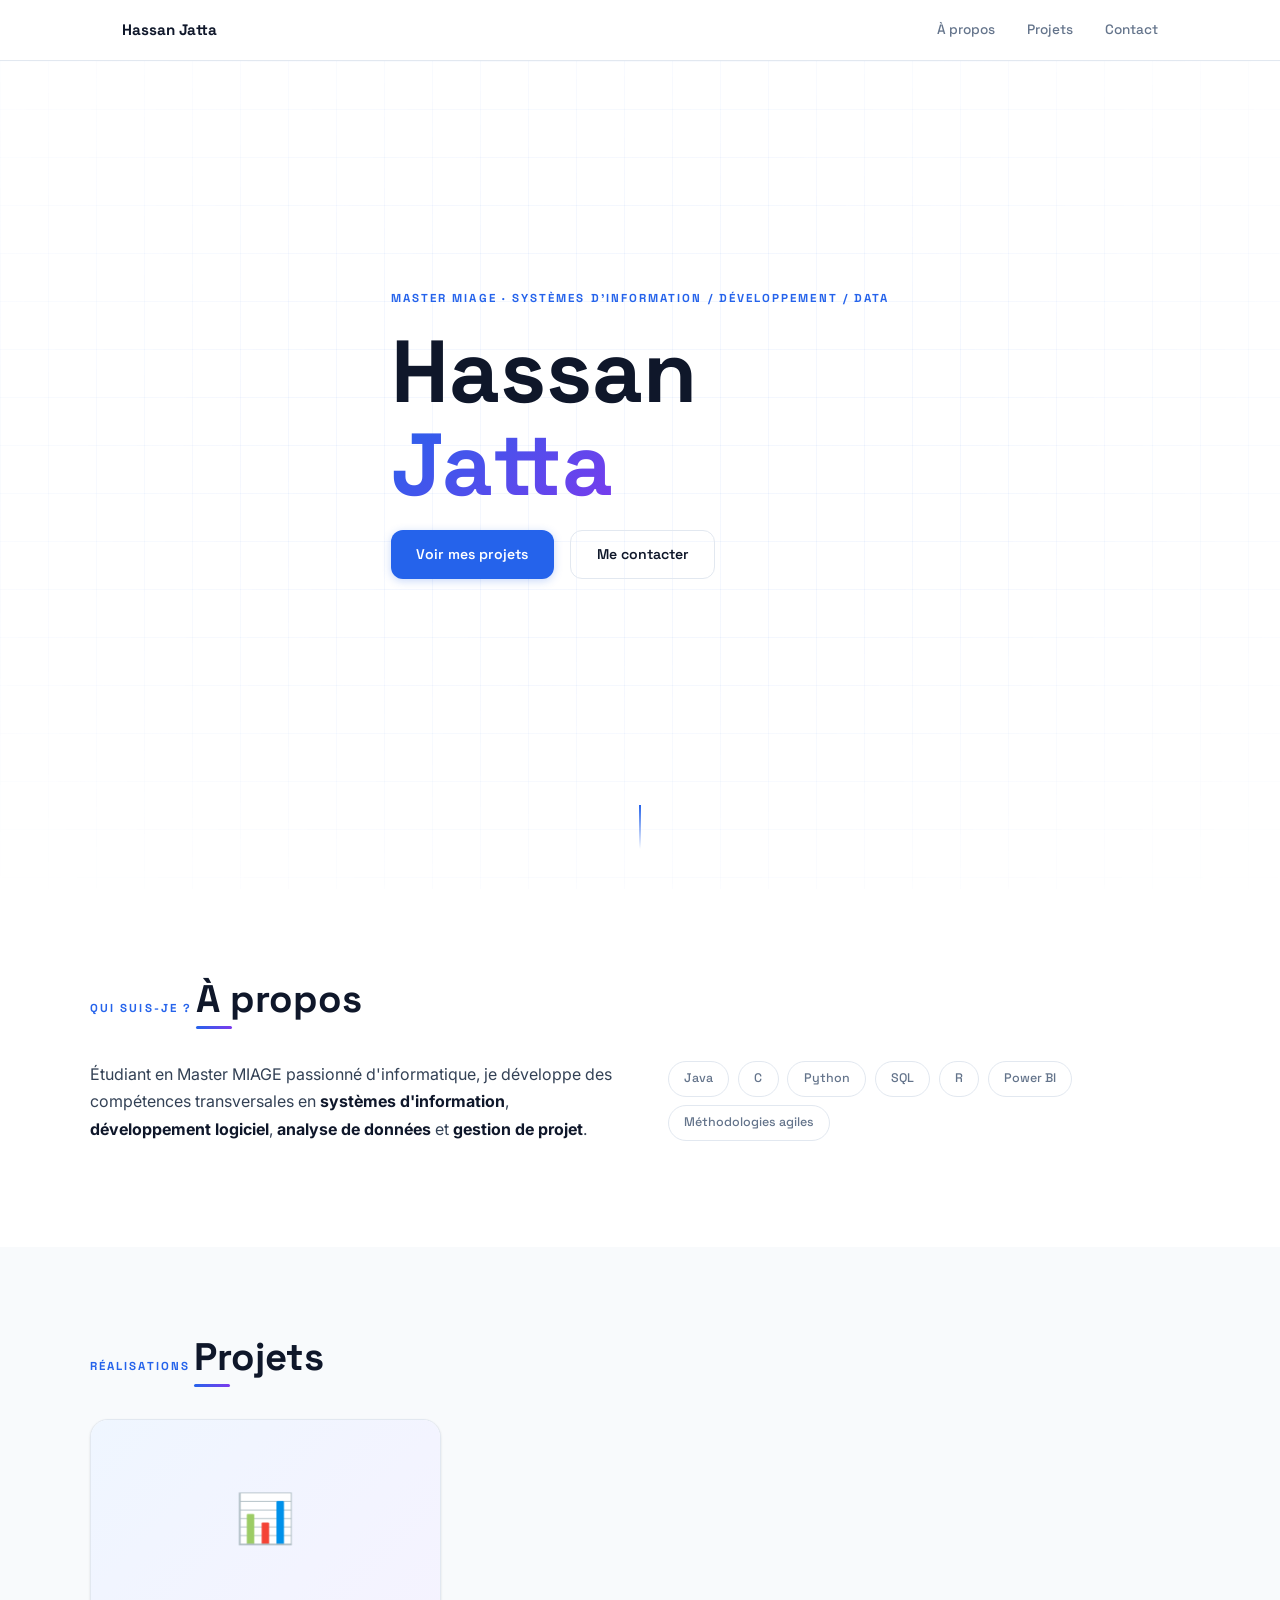
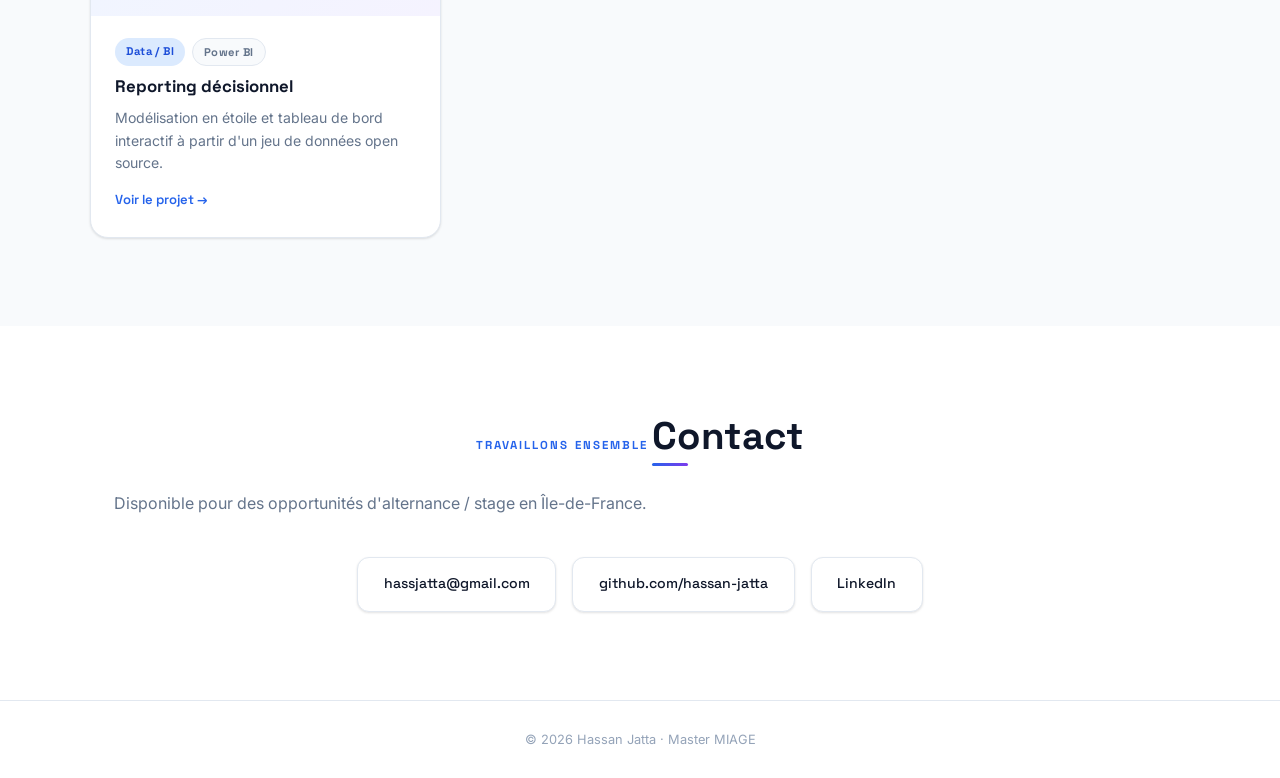
<file: index.html>
<!DOCTYPE html>
<html lang="fr">
<head>
  <meta charset="UTF-8" />
  <meta name="viewport" content="width=device-width, initial-scale=1.0" />
  <meta name="description" content="Portfolio de [Votre Prénom Nom] — Étudiant Master Informatique, spécialités Data, Dev, SI & Gestion de projet." />
  <title>Hassan Jatta — Portfolio</title>
  <link rel="preconnect" href="https://fonts.googleapis.com" />
  <link rel="preconnect" href="https://fonts.gstatic.com" crossorigin />
  <link href="https://fonts.googleapis.com/css2?family=Space+Grotesk:wght@400;500;600;700&family=Inter:wght@300;400;500&display=swap" rel="stylesheet" />
  <link rel="stylesheet" href="ressources/css/style.css" />
</head>
<body>

  <!-- ─── TOP NAV ──────────────────────────────────────────── -->
  <header class="topnav">
    <div class="container topnav__inner">
      <a href="index.html" class="topnav__logo">Hassan Jatta</a>
      <nav class="topnav__links">
        <a href="#about">À propos</a>
        <a href="#projects">Projets</a>
        <a href="#contact">Contact</a>
      </nav>
    </div>
  </header>

  <!-- ─── HERO ─────────────────────────────────────────────── -->
  <section id="hero" class="section section--hero">
    <div class="hero-bg-grid" aria-hidden="true"></div>
    <div class="container hero-content">
      <span class="eyebrow">Master MIAGE · Systèmes d'information / Développement / Data </span>
      <h1 class="hero-title">
        Hassan<br />
        <span class="accent">Jatta</span>
      </h1>
      <!--
      <p class="hero-sub">
        Étudiant
      </p>
      -->
      <div class="hero-cta">
        <a href="#projects" class="btn btn--primary">Voir mes projets</a>
        <a href="#contact" class="btn btn--ghost">Me contacter</a>
      </div>
    </div>
    <div class="scroll-hint" aria-hidden="true"><span></span></div>
  </section>

  <!-- ─── ABOUT ─────────────────────────────────────────────── -->
  <section id="about" class="section">
    <div class="container">
      <p class="section-eyebrow">Qui suis-je ?</p>
      <h2 class="section-title">À propos</h2>
      <div class="about-grid">
        <div class="about-text">
          <p>
            Étudiant en Master MIAGE passionné d'informatique, je développe des compétences transversales en
            <strong>systèmes d'information</strong>, <strong>développement logiciel</strong>,
            <strong>analyse de données</strong> et <strong>gestion de projet</strong>.
          </p>
        </div>
        <div class="skills-grid">
          <div class="skill-tag">Java</div>
          <div class="skill-tag">C</div>
          <div class="skill-tag">Python</div>
          <div class="skill-tag">SQL</div>
          <div class="skill-tag">R</div>
          <div class="skill-tag">Power BI</div>
          <div class="skill-tag">Méthodologies agiles</div>
        </div>
      </div>
    </div>
  </section>

  <!-- ─── PROJECTS GALLERY ──────────────────────────────────── -->
  <section id="projects" class="section section--light">
    <div class="container">
      <p class="section-eyebrow">Réalisations</p>
      <h2 class="section-title">Projets</h2>

      <!-- Filtres par catégorie -->
      <!-- 
      <div class="filter-bar" role="group" aria-label="Filtrer les projets">
        <button class="filter-btn active" data-filter="all">Tous</button>
        <button class="filter-btn" data-filter="data">Data</button>
        <button class="filter-btn" data-filter="dev">Développement</button>
        <button class="filter-btn" data-filter="si">Système d'info</button>
        <button class="filter-btn" data-filter="gp">Gestion de projet</button>
      </div>
      -->

      <!-- Grille de projets -->
      <div class="projects-grid">

        <!-- ── Projet 1 : Power BI ── -->
        <a href="projets/reporting-powerbi.html" class="project-card" data-category="data">
          <div class="project-card__thumb">
            <!-- Remplacer par : <img src="assets/images/thumb-powerbi.png" alt="Aperçu Power BI" /> -->
            <div class="thumb-placeholder">
              <span class="thumb-placeholder__icon">📊</span> 
            </div>
          </div>
          <div class="project-card__body">
            <div class="project-card__tags">
              <span class="tag tag--data">Data / BI</span>
              <span class="tag tag--tool">Power BI</span>
            </div>
            <h3 class="project-card__title">Reporting décisionnel</h3>
            <p class="project-card__desc">
              Modélisation en étoile et tableau de bord interactif à partir
              d'un jeu de données open source.
            </p>
            <span class="project-card__cta">Voir le projet →</span>
          </div>
        </a>

        <!-- ── Projet 2 : placeholder ── -->
        
        <!--
        <a href="projets/projet-devops.html" class="project-card project-card--wip" data-category="dev" aria-disabled="true">
          <div class="project-card__thumb">
            <div class="thumb-placeholder">
              <span class="thumb-placeholder__icon">💻</span>
            </div>
          </div>
          <div class="project-card__body">
            <div class="project-card__tags">
              <span class="tag tag--dev">DevOps</span>
              <span class="tag tag--wip">Java / SpringBoot</span>
            </div>
            <h3 class="project-card__title">CyberScale</h3>
            <p class="project-card__desc">
              Plateforme de formation à la cybersécurité.
            </p>
            <span class="project-card__cta">Voir le projet →</span>
          </div>
        </a>
        -->
        
        

      </div>
    </div>
  </section>

  <!-- ─── CONTACT ───────────────────────────────────────────── -->
  <section id="contact" class="section">
    <div class="container contact-container">
      <p class="section-eyebrow">Travaillons ensemble</p>
      <h2 class="section-title">Contact</h2>
      <p class="section-intro">
        Disponible pour des opportunités d'alternance / stage en Île-de-France.
      </p>
      <div class="contact-links">
        <a href="mailto:hassjatta@gmail.com" class="contact-card">
          <!-- <span class="contact-card__icon">✉️</span> -->
          <span>hassjatta@gmail.com</span>
        </a>
        <a href="https://github.com/Hassan-Jatta" target="_blank" rel="noopener" class="contact-card">
          <!-- <span class="contact-card__icon">🐙</span> -->
          <span>github.com/hassan-jatta</span>
        </a>
        <a href="https://www.linkedin.com/in/hassan-jatta/" target="_blank" rel="noopener" class="contact-card">
          <!-- <span class="contact-card__icon">💼</span> -->
          <span>LinkedIn</span>
        </a>
      </div>
    </div>
  </section>

  <footer class="footer">
    <p>© 2026 Hassan Jatta · Master MIAGE</p>
  </footer>

  <script src="ressources/js/main.js"></script>
</body>
</html>
</file>
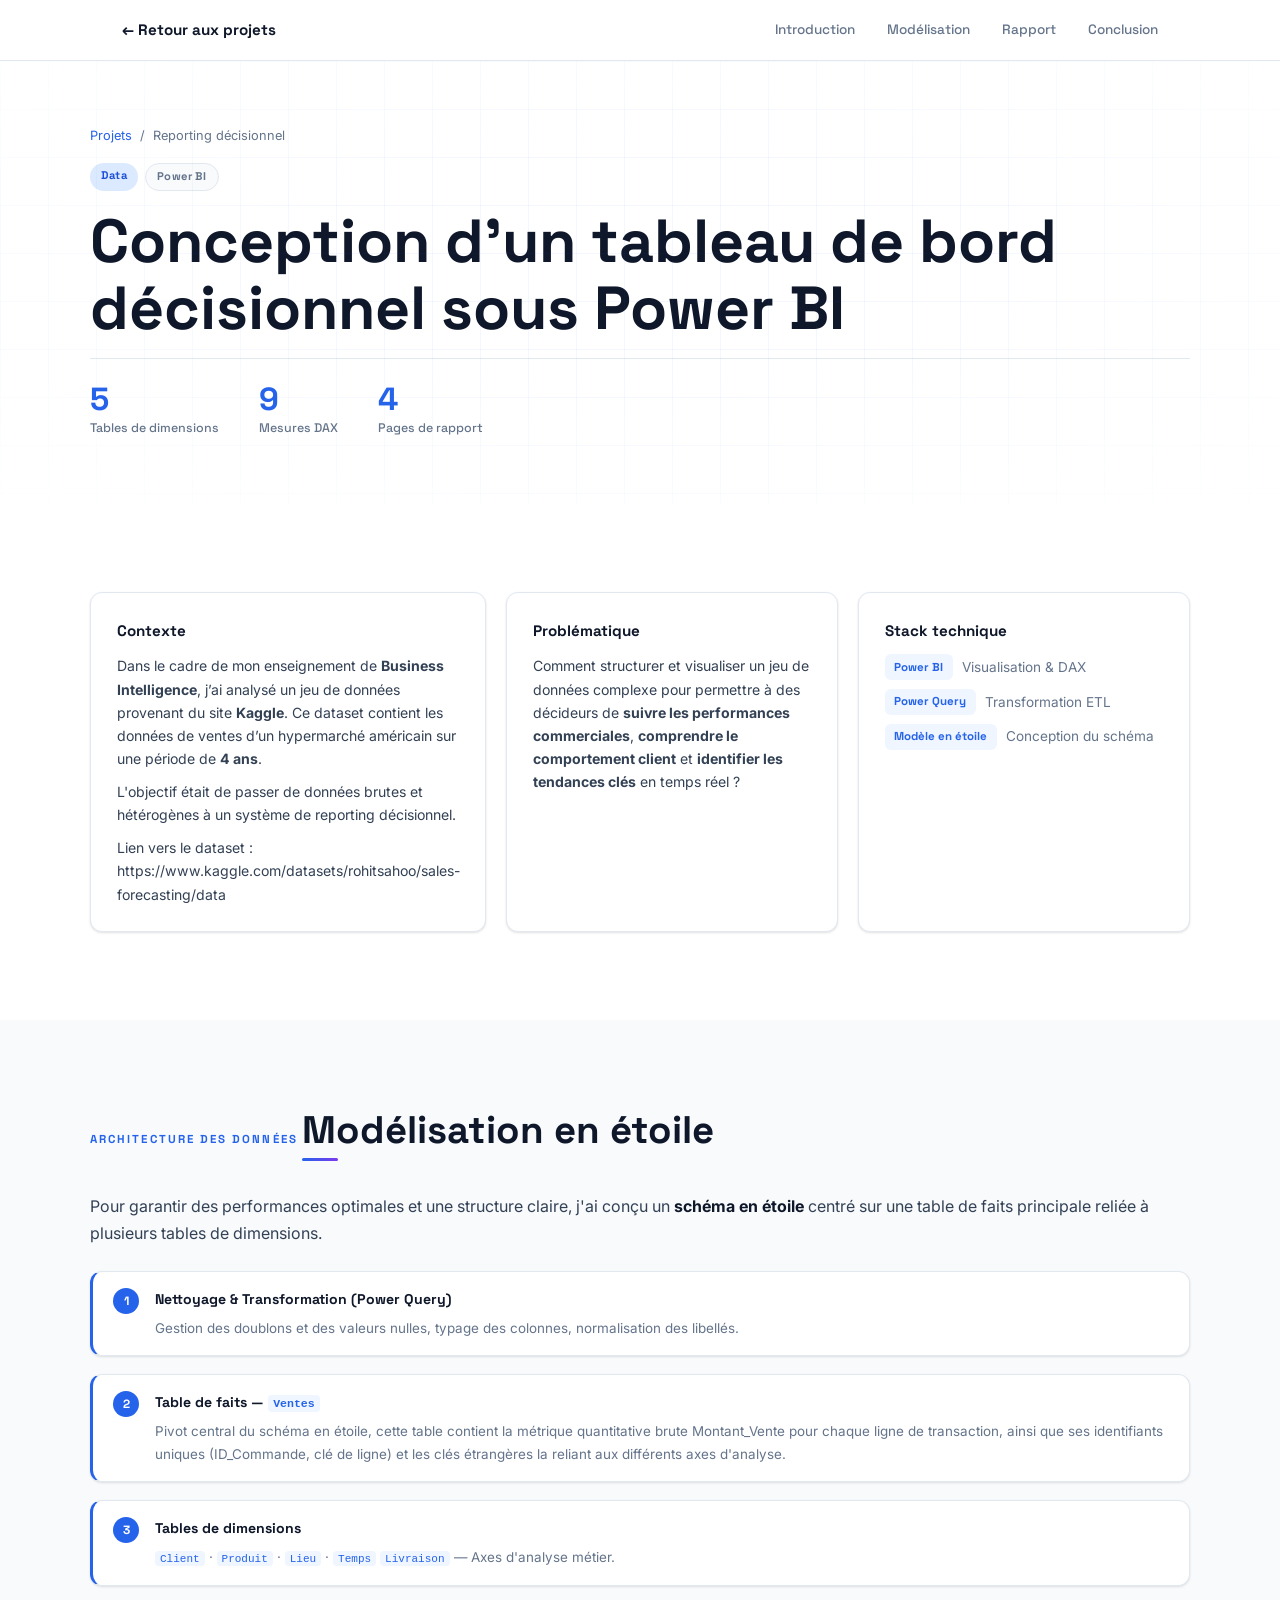
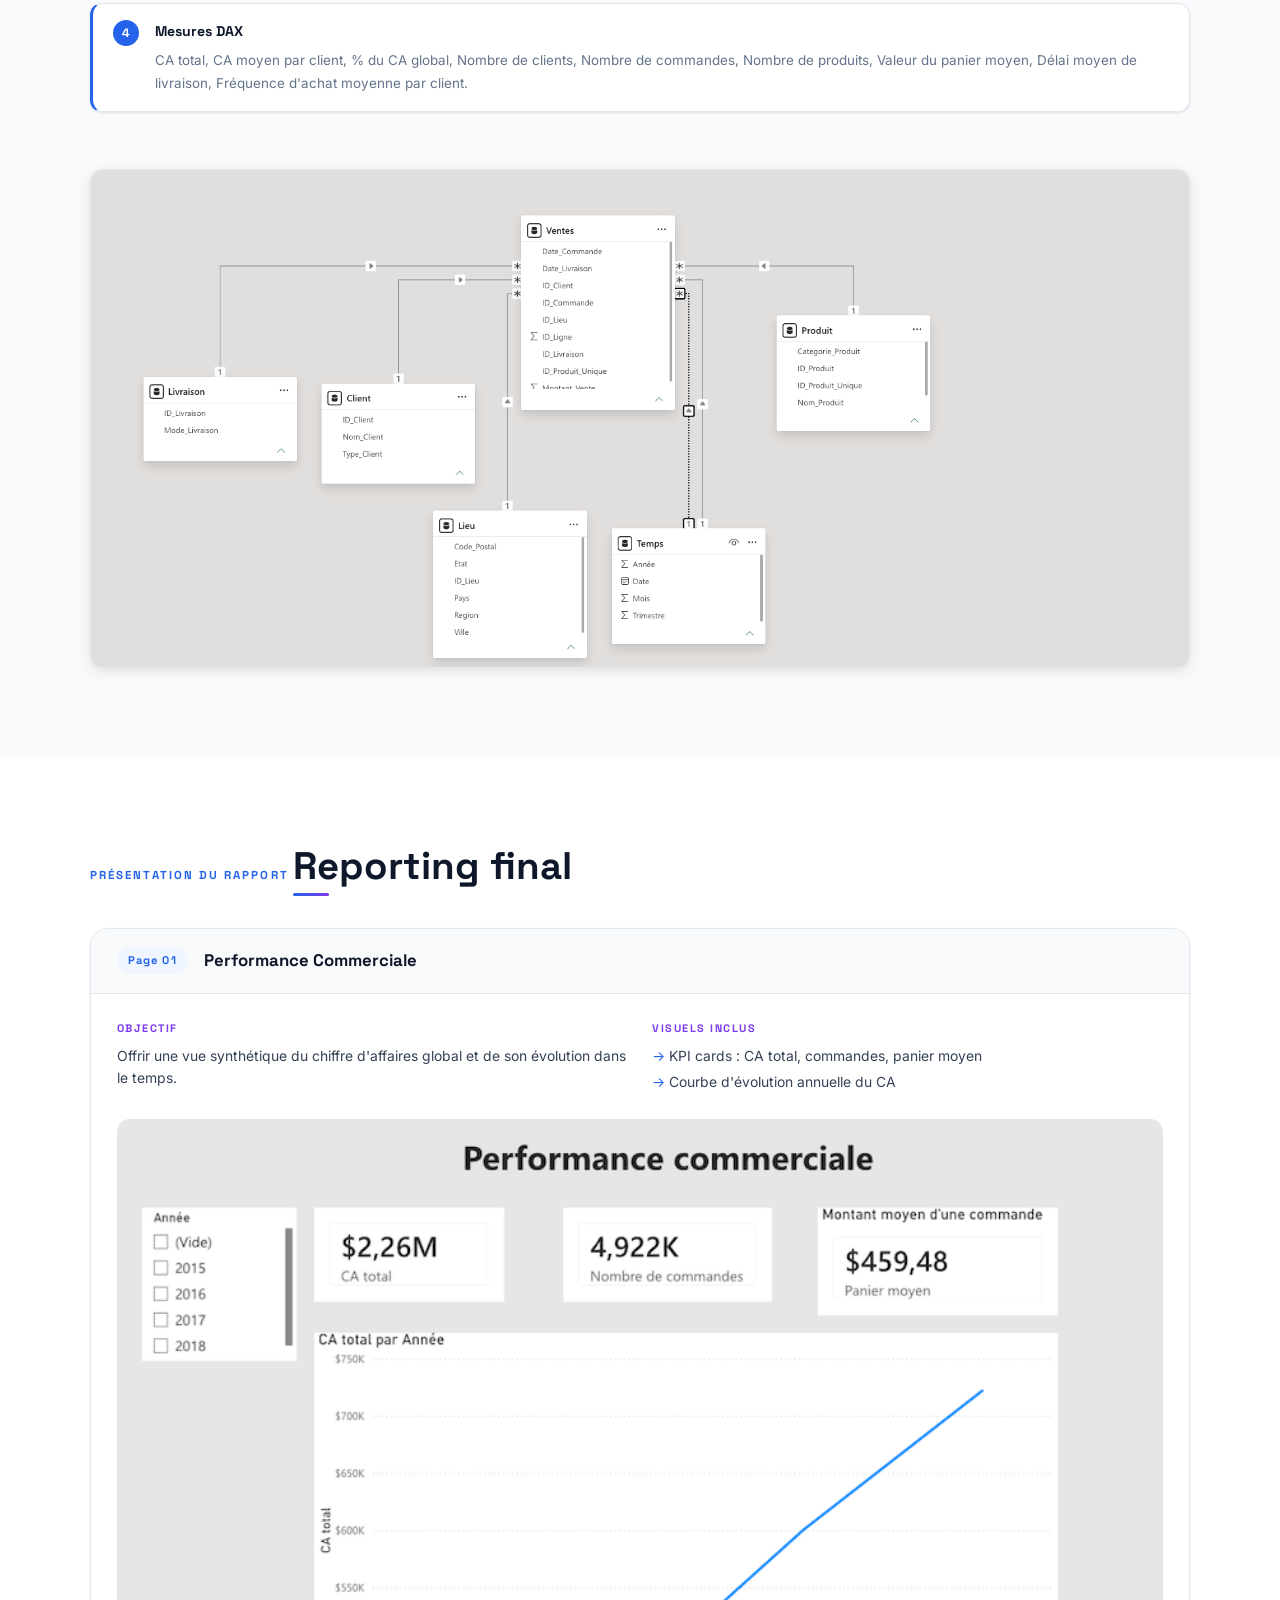
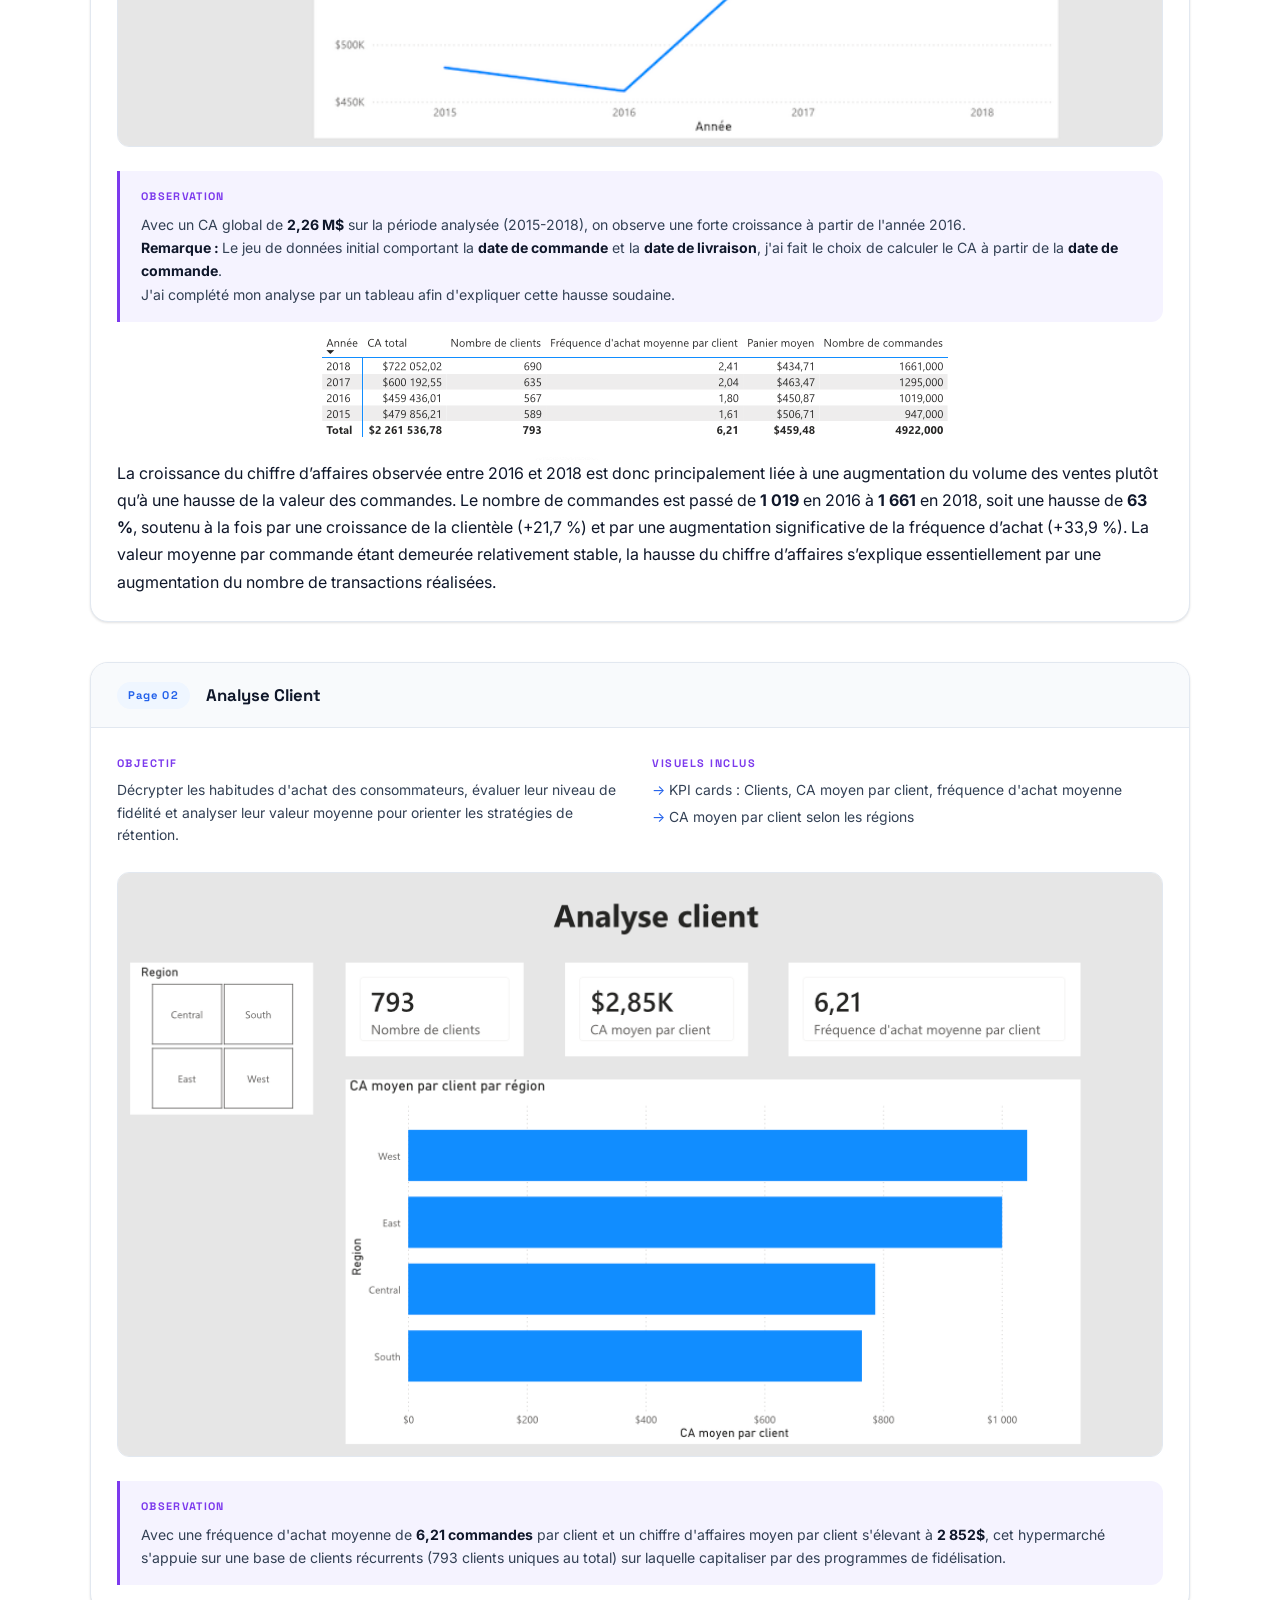
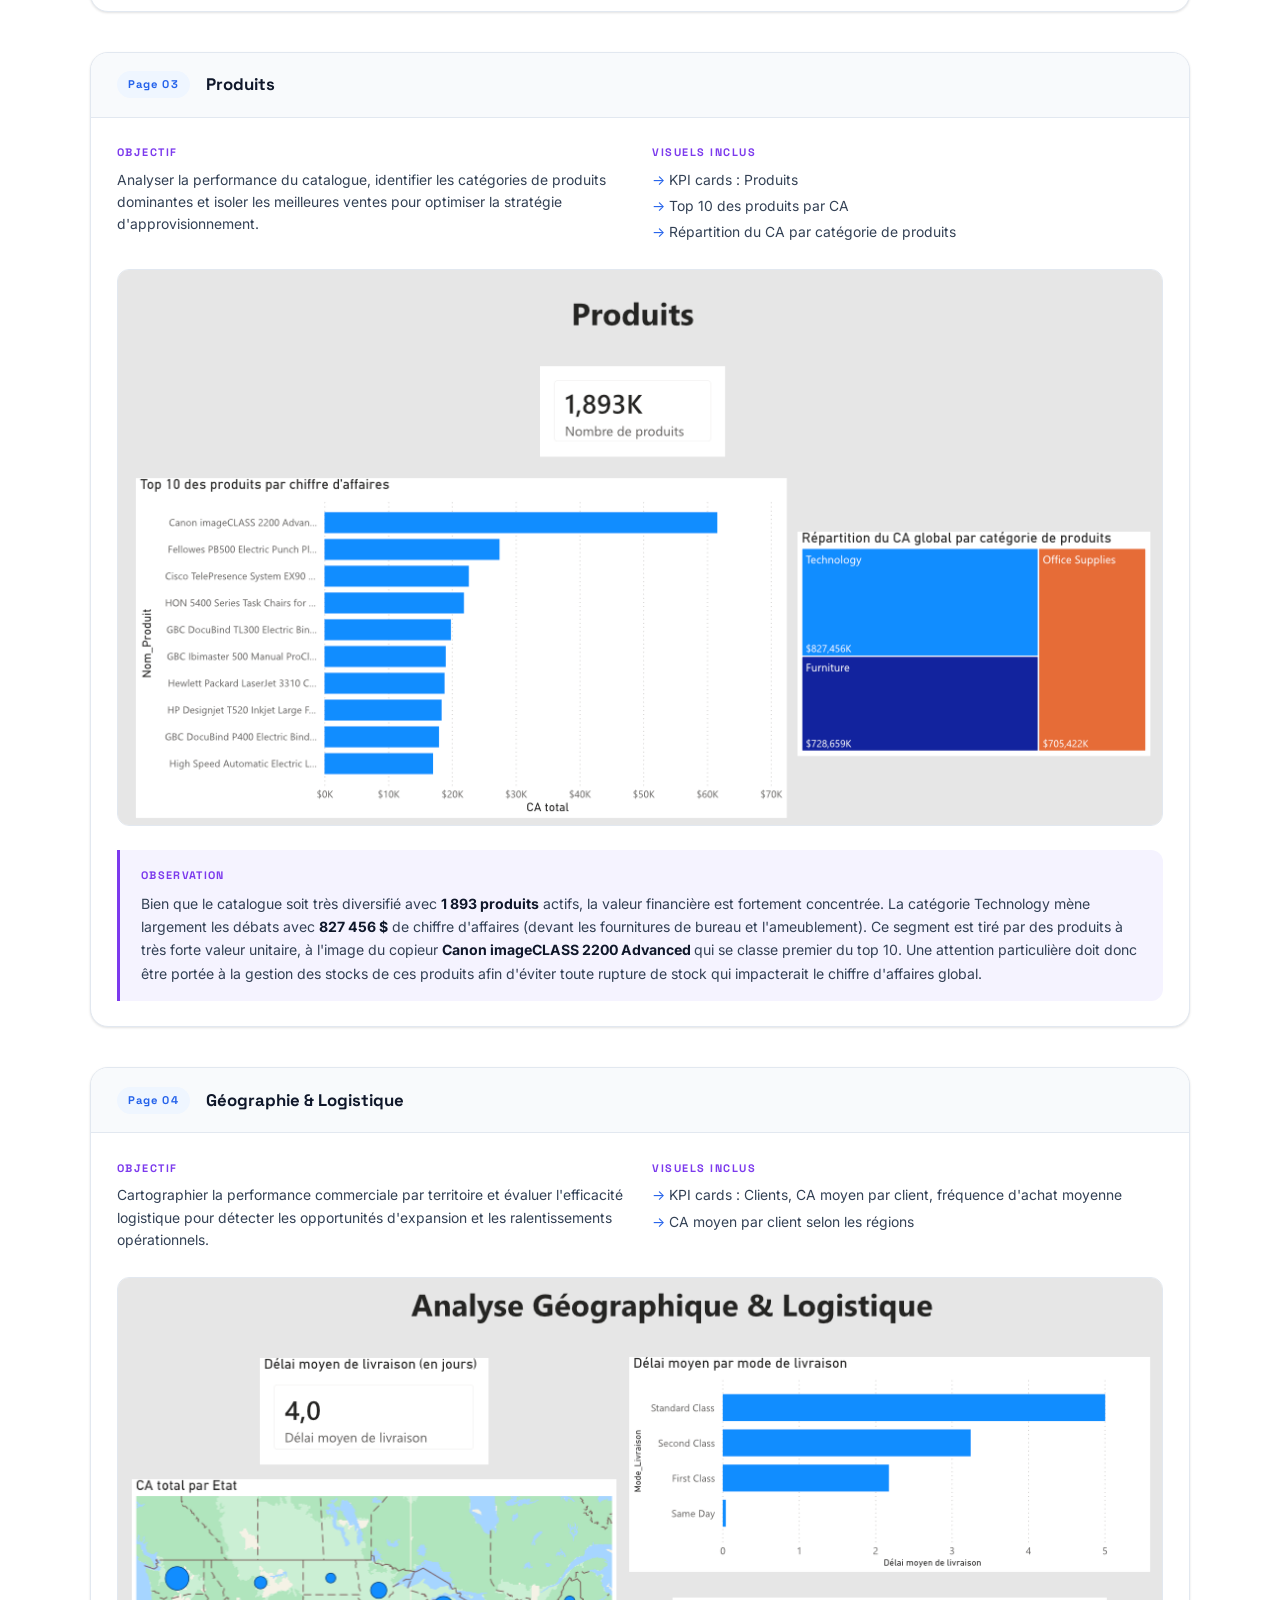
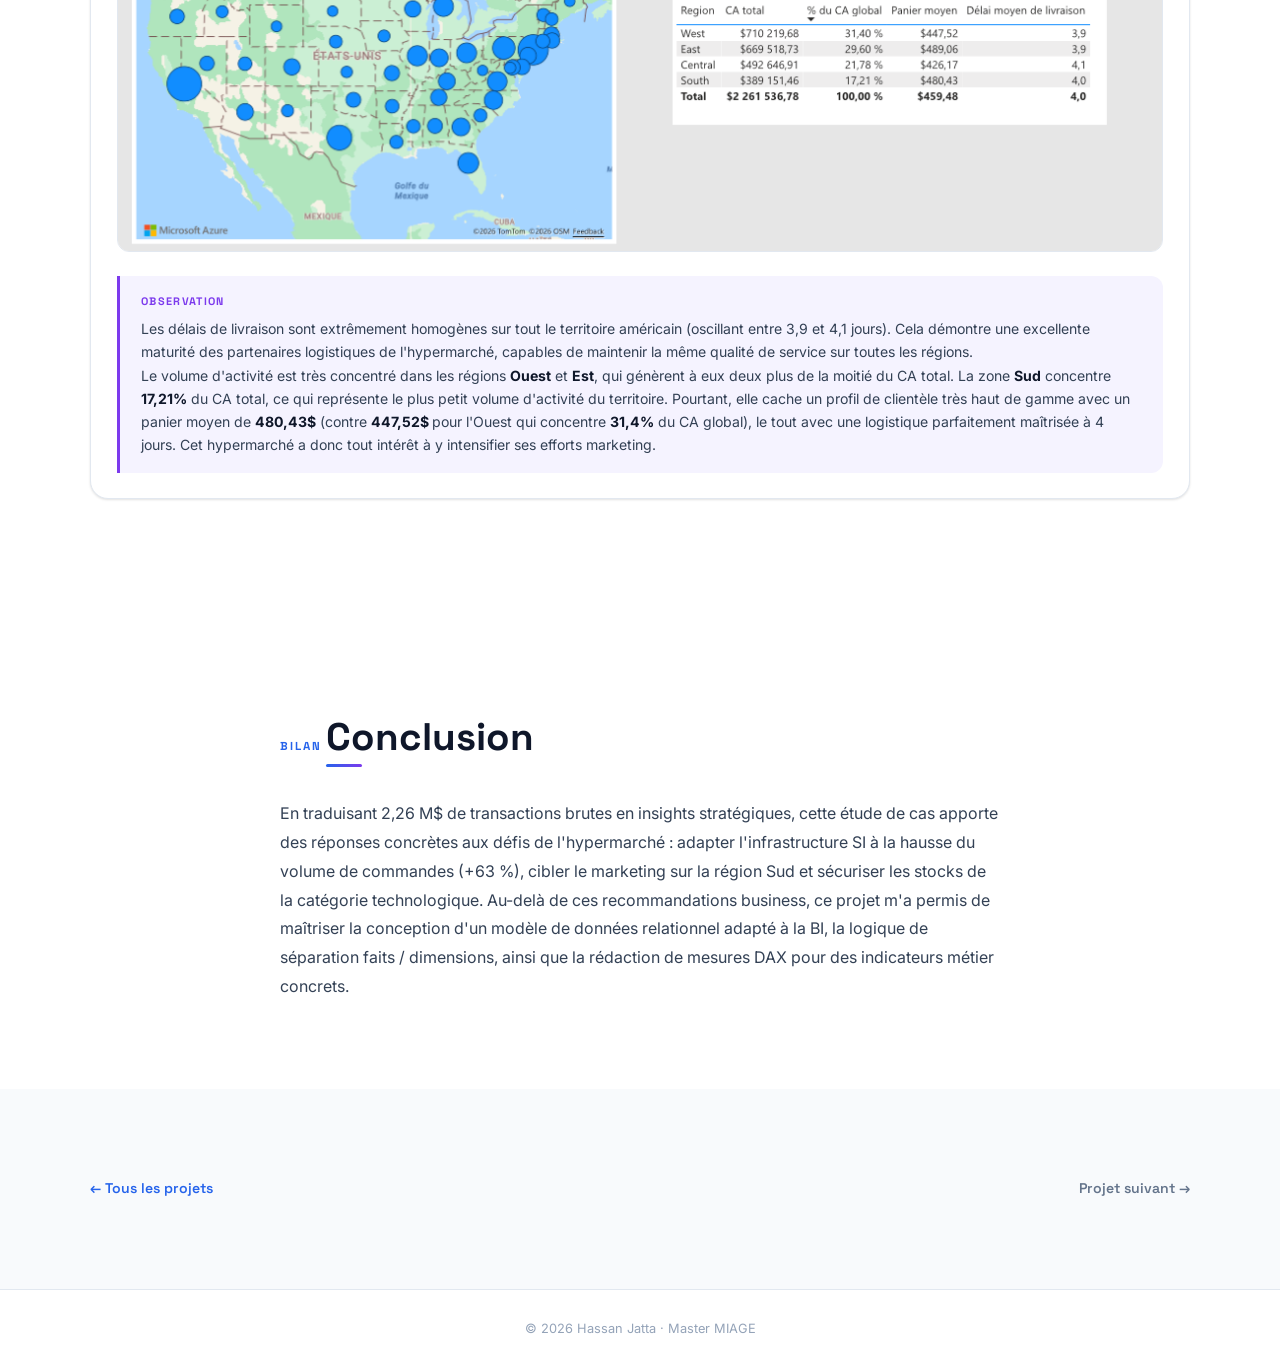
<file: projets/reporting-powerbi.html>
<!DOCTYPE html>
<html lang="fr">
<head>
  <meta charset="UTF-8" />
  <meta name="viewport" content="width=device-width, initial-scale=1.0" />
  <meta name="description" content="Projet Power BI — Reporting Décisionnel sur données Kaggle. Modélisation en étoile, DAX, analyse commerciale et client." />
  <title>Reporting Décisionnel · Power BI — Portfolio</title>
  <link rel="preconnect" href="https://fonts.googleapis.com" />
  <link rel="preconnect" href="https://fonts.gstatic.com" crossorigin />
  <link href="https://fonts.googleapis.com/css2?family=Space+Grotesk:wght@400;500;600;700&family=Inter:wght@300;400;500&display=swap" rel="stylesheet" />
  <link rel="stylesheet" href="../ressources/css/style.css" />
</head>
<body class="project-page">

  <!-- ─── TOP NAV ──────────────────────────────────────────── -->
  <header class="topnav">
    <div class="container topnav__inner">
      <a href="../index.html" class="topnav__logo">← Retour aux projets</a>
      <!-- Navigation interne au projet -->
      <nav class="topnav__links topnav__links--project">
        <a href="#intro">Introduction</a>
        <a href="#modelisation">Modélisation</a>
        <a href="#rapport">Rapport</a>
        <a href="#conclusion">Conclusion</a>
      </nav>
    </div>
  </header>

  <!-- ─── PROJECT HERO ─────────────────────────────────────── -->
  <section id="intro" class="section section--project-hero">
    <div class="hero-bg-grid" aria-hidden="true"></div>
    <div class="container">
      <div class="breadcrumb">
        <a href="../index.html">Projets</a>
        <span>/</span>
        <span>Reporting décisionnel</span>
      </div>
      <div class="project-hero-tags">
        <span class="tag tag--data">Data</span>
        <span class="tag tag--tool">Power BI</span>
      </div>
      <h1 class="project-hero__title">Conception d'un tableau de bord décisionnel sous Power BI </h1>
    <!--
      <p class="project-hero__sub">
        De la donnée brute à un tableau de bord interactif :
        modélisation en étoile, transformation ETL et rapport décisionnel multi-pages.
      </p>
      -->

      <!-- KPIs du projet -->
      <div class="project-kpis">
        <div class="kpi">
          <span class="kpi__value">5</span>
          <span class="kpi__label">Tables de dimensions</span>
        </div>
        <div class="kpi">
          <span class="kpi__value">9</span>
          <span class="kpi__label">Mesures DAX</span>
        </div>
        <div class="kpi">
          <span class="kpi__value">4</span>
          <span class="kpi__label">Pages de rapport</span>
        </div>
      </div>
    </div>
  </section>

  <!-- ─── CONTEXTE & PROBLÉMATIQUE ─────────────────────────── -->
  <section class="section">
    <div class="container">
      <div class="project-intro-grid">
        <div class="intro-card">
          <h3>Contexte</h3>
          <p>
            Dans le cadre de mon enseignement de <strong>Business Intelligence</strong>, j’ai analysé un jeu de données provenant du site <strong>Kaggle</strong>.
            Ce dataset contient les données de ventes d’un hypermarché américain sur une période de <strong>4 ans</strong>.
          </p>
          <p>
            L'objectif était de passer de données brutes et hétérogènes à un système de
            reporting décisionnel.
          </p>
          <p>
            Lien vers le dataset : https://www.kaggle.com/datasets/rohitsahoo/sales-forecasting/data
          </p>
        </div>

        <div class="intro-card">
          <h3>Problématique</h3>
          <p>
            Comment structurer et visualiser un jeu de données complexe pour permettre
            à des décideurs de <strong>suivre les performances commerciales</strong>,
            <strong>comprendre le comportement client</strong> et
            <strong>identifier les tendances clés</strong> en temps réel ?
          </p>
        </div>

        <div class="intro-card">
          <h3>Stack technique</h3>
          <ul class="stack-list">
            <li><span class="stack-badge">Power BI</span> Visualisation &amp; DAX</li>
            <li><span class="stack-badge">Power Query</span> Transformation ETL</li>
            <li><span class="stack-badge">Modèle en étoile</span> Conception du schéma</li>
          </ul>
        </div>
      </div>
    </div>
  </section>

  <!-- ─── MODÉLISATION ──────────────────────────────────────── -->
  <section id="modelisation" class="section section--light">
    <div class="container">
      <p class="section-eyebrow">Architecture des données</p>
      <h2 class="section-title">Modélisation en étoile</h2>

      <div class="model-layout">
        <div class="model-text">
          <p>
            Pour garantir des performances optimales et une structure claire, j'ai conçu un
            <strong>schéma en étoile</strong> centré sur une table de faits
            principale reliée à plusieurs tables de dimensions.
          </p>

          <div class="model-step">
            <div class="model-step__num">1</div>
            <div>
              <h4>Nettoyage &amp; Transformation (Power Query)</h4>
              <p>Gestion des doublons et des valeurs nulles, typage des colonnes,
              normalisation des libellés.</p>
            </div>
          </div>
          <div class="model-step">
            <div class="model-step__num">2</div>
            <div>
              <h4>Table de faits — <code>Ventes</code></h4>
                <p>
                    Pivot central du schéma en étoile, cette table contient la métrique quantitative brute 
                    Montant_Vente pour chaque ligne de transaction, ainsi que ses identifiants uniques 
                    (ID_Commande, clé de ligne) et les clés étrangères la reliant aux différents axes d'analyse.
                </p>
            </div>
          </div>
          <div class="model-step">
            <div class="model-step__num">3</div>
            <div>
              <h4>Tables de dimensions</h4>
              <p>
                <code>Client</code> · <code>Produit</code> · <code>Lieu</code> ·
                <code>Temps</code> <code>Livraison</code> — Axes d'analyse métier.
              </p>
            </div>
          </div>
          <div class="model-step">
            <div class="model-step__num">4</div>
            <div>
              <h4>Mesures DAX</h4>
              <p>CA total, CA moyen par client, % du CA global, Nombre de clients, Nombre de commandes, Nombre de produits, Valeur du panier moyen,  Délai moyen de livraison, Fréquence d'achat moyenne par client.</p>
            </div>
          </div>
        </div>

        
        <figure class="schema-screenshot">
          <img
            src="../ressources/images/schema-etoile.png"
            alt="Capture du modèle en étoile Power BI — Fact_Ventes reliée aux dimensions Date, Client, Produit et Région"
          />
        </figure>
      </div>
    </div>
  </section>

  <!-- ─── RAPPORT VISUEL ────────────────────────────────────── -->
  <section id="rapport" class="section">
    <div class="container">
      <p class="section-eyebrow">Présentation du rapport</p>
      <h2 class="section-title">Reporting final</h2>
      <!--
      <p class="section-intro">
        Le rapport décisionnel est structuré en plusieurs pages thématiques,
        chacune répondant à une question métier précise.
      </p>
      -->

      <!-- ── Page 1 ── -->
      <article class="report-page">
        <div class="report-page__header">
          <span class="page-num">Page 01</span>
          <h3 class="report-page__title">Performance Commerciale</h3>
        </div>
        <div class="report-page__body">
          <div class="report-page__meta">
            <div class="meta-block">
              <span class="meta-label">Objectif</span>
                <p>
                    Offrir une vue synthétique du chiffre d'affaires global et de son évolution
                    dans le temps.
                </p>
            </div>
            <div class="meta-block">
              <span class="meta-label">Visuels inclus</span>
              <ul>
                <li>KPI cards : CA total, commandes, panier moyen</li>
                <li>Courbe d'évolution annuelle du CA</li>
              </ul>
            </div>
          </div>
          <div class="report-page__visual">
            <img src="../ressources/images/page1-performance.png" alt="Page Power BI – Performance Commerciale" loading="lazy" />
          </div>
          <div class="insight-block">
            <span class="insight-label">Observation</span>
            <p>
              Avec un CA global de <strong>2,26 M$</strong> sur la période analysée (2015-2018),
              on observe une forte croissance à partir de l'année 2016. 
            </p>
            <p>
                <strong>Remarque : </strong> Le jeu de données initial comportant la <strong>date de commande</strong> 
                et la <strong> date de livraison</strong>, j'ai fait le choix de calculer le CA à partir de la 
                <strong> date de commande</strong>.
            </p>
            <p>
                J'ai complété mon analyse par un tableau afin d'expliquer cette hausse soudaine.
            </p>
          </div>

          <img src="../ressources/images/tableau.png" alt="Page Power BI – Tableau" loading="lazy" style="display: block; margin: 0 auto;" />
            <p>
              La croissance du chiffre d’affaires observée entre 2016 et 2018 est donc principalement liée à une augmentation 
              du volume des ventes plutôt qu’à une hausse de la valeur des commandes. Le nombre de commandes 
              est passé de <strong>1 019</strong> en 2016 à <strong>1 661</strong>  en 2018, soit une hausse de <strong>63 %</strong>, soutenu à la fois par une croissance de la clientèle (+21,7 %) et 
              par une augmentation significative de la fréquence d’achat (+33,9 %). La valeur moyenne par commande 
              étant demeurée relativement stable, la hausse du chiffre d’affaires s’explique essentiellement par 
              une augmentation du nombre de transactions réalisées.
            </p>
        </div>
      </article>

      <!-- ── Page 2 ── -->
      <article class="report-page">
        <div class="report-page__header">
          <span class="page-num">Page 02</span>
          <h3 class="report-page__title">Analyse Client</h3>
        </div>
        <div class="report-page__body">
          <div class="report-page__meta">
            <div class="meta-block">
              <span class="meta-label">Objectif</span>
                <p>
                    Décrypter les habitudes d'achat des consommateurs, 
                    évaluer leur niveau de fidélité et analyser leur valeur moyenne pour orienter les stratégies de rétention.
                </p>
            </div>
            <div class="meta-block">
              <span class="meta-label">Visuels inclus</span>
              <ul>
                <li>KPI cards : Clients, CA moyen par client, fréquence d'achat moyenne</li>
                <li>CA moyen par client selon les régions</li>
              </ul>
            </div>
          </div>
          <div class="report-page__visual">
            <img src="../ressources/images/page2-client.png" alt="Page Power BI – Analyse Client" loading="lazy" />
          </div>
          <div class="insight-block">
            <span class="insight-label">Observation</span>
            <p>
              Avec une fréquence d'achat moyenne de <strong>6,21 commandes</strong> par client et un chiffre d'affaires moyen 
              par client s'élevant à <strong>2 852$</strong>, cet hypermarché s'appuie sur une base de clients récurrents (793 clients uniques au total) 
              sur laquelle capitaliser par des programmes de fidélisation.
            </p>
          </div>
        </div>
      </article>

      <!-- ── Page 3 (template) ── -->
      <article class="report-page">
        <div class="report-page__header">
          <span class="page-num">Page 03</span>
          <h3 class="report-page__title">Produits</h3>
        </div>
        <div class="report-page__body">
          <div class="report-page__meta">
            <div class="meta-block">
              <span class="meta-label">Objectif</span>
                <p>
                    Analyser la performance du catalogue, identifier les catégories de produits dominantes et 
                    isoler les meilleures ventes pour optimiser la stratégie d'approvisionnement.
                </p>
            </div>
            <div class="meta-block">
              <span class="meta-label">Visuels inclus</span>
              <ul>
                <li>KPI cards : Produits</li>
                <li>Top 10 des produits par CA</li>
                <li>Répartition du CA par catégorie de produits</li>
              </ul>
            </div>
          </div>
          <div class="report-page__visual">
            <img src="../ressources/images/page3-produits.png" alt="Page Power BI – Produits" loading="lazy" />
          </div>
          <div class="insight-block">
            <span class="insight-label">Observation</span>
            <p>
              Bien que le catalogue soit très diversifié avec <strong>1 893 produits</strong> actifs, la valeur financière est 
              fortement concentrée. La catégorie Technology mène largement les débats avec <strong>827 456 $</strong> de chiffre 
              d'affaires (devant les fournitures de bureau et l'ameublement). Ce segment est tiré par des 
              produits à très forte valeur unitaire, à l'image du copieur <strong>Canon imageCLASS 2200 Advanced </strong>  
              qui se classe premier du top 10. Une attention particulière doit donc être portée à la gestion des stocks de ces produits 
              afin d'éviter toute rupture de stock qui impacterait le chiffre d'affaires global.
            </p>
          </div>
        </div>
      </article>

      <!-- ── Page 4 (template) ── -->
      <article class="report-page">
        <div class="report-page__header">
          <span class="page-num">Page 04</span>
          <h3 class="report-page__title">Géographie & Logistique</h3>
        </div>
        <div class="report-page__body">
          <div class="report-page__meta">
            <div class="meta-block">
              <span class="meta-label">Objectif</span>
                <p>
                    Cartographier la performance commerciale par territoire et évaluer l'efficacité logistique pour 
                    détecter les opportunités d'expansion et les ralentissements opérationnels.
                </p>
            </div>
            <div class="meta-block">
              <span class="meta-label">Visuels inclus</span>
              <ul>
                <li>KPI cards : Clients, CA moyen par client, fréquence d'achat moyenne</li>
                <li>CA moyen par client selon les régions</li>
              </ul>
            </div>
          </div>
          <div class="report-page__visual">
            <img src="../ressources/images/page4-geographie-logistique.png" alt="Page Power BI – Géographie & Logistique" loading="lazy" />
          </div>
          <div class="insight-block">
            <span class="insight-label">Observation</span>
            <p>
                Les délais de livraison sont extrêmement homogènes sur tout le territoire américain (oscillant entre 3,9 et 4,1 jours). Cela démontre une excellente maturité des partenaires 
                logistiques de l'hypermarché, capables de maintenir la même qualité de service sur toutes les régions.
            </p>
            <p>
                Le volume d'activité est très concentré dans les régions <strong>Ouest</strong> et <strong>Est</strong>, qui génèrent à eux deux plus de la moitié du CA total.
                La zone <strong>Sud</strong> concentre <strong>17,21%</strong> du CA total, ce qui représente le plus petit volume d'activité du territoire. Pourtant, elle cache un 
                profil de clientèle très haut de gamme avec un panier moyen de <strong>480,43$</strong> (contre <strong>447,52$ </strong> 
                pour l'Ouest qui concentre <strong>31,4%</strong> du CA global), le tout avec une logistique parfaitement maîtrisée à 4 jours. Cet hypermarché a donc tout 
                intérêt à y intensifier ses efforts marketing.
            </p>
              
          </div>
        </div>
      </article>
    </div>
  </section>

  <!-- ─── CONCLUSION ───────────────────────────────────────── -->
<section id="conclusion" class="section">
  <div class="container" style="max-width: 720px;">
    <p class="section-eyebrow">Bilan</p>
    <h2 class="section-title">Conclusion</h2>
    <p style="color: var(--c-text-body); line-height: 1.8;">
      En traduisant 2,26 M$ de transactions brutes en insights stratégiques, cette étude de cas apporte des 
      réponses concrètes aux défis de l'hypermarché : adapter l'infrastructure SI à la hausse du 
      volume de commandes (+63 %), cibler le marketing sur la région Sud et sécuriser les stocks de 
      la catégorie technologique. Au-delà de ces recommandations business, ce projet m'a permis de maîtriser 
      la conception d'un modèle de données relationnel adapté à la BI, la logique de séparation faits / dimensions, 
      ainsi que la rédaction de mesures DAX pour des indicateurs métier concrets.
    </p>
   
  </div>
</section>

  <!-- ─── NAVIGATION ENTRE PROJETS ─────────────────────────── -->
  <section class="section section--light">
    <div class="container project-nav">
      <a href="../index.html#projects" class="project-nav__back">← Tous les projets</a>
      <a href="#" class="project-nav__next project-nav__next--disabled">Projet suivant →</a>
    </div>
  </section>

  <footer class="footer">
    <p>© 2026 Hassan Jatta · Master MIAGE</p>
  </footer>

  <script src="../ressources/js/main.js"></script>
</body>
</html>
</file>
<file: ressources/css/style.css>
/* ═══════════════════════════════════════════════════════
   PORTFOLIO · style.css — thème fond blanc
   Palette : blanc · gris doux · bleu #2563EB · violet #7C3AED
   Type    : Space Grotesk (display) · Inter (corps)
   ═══════════════════════════════════════════════════════ */

/* ── TOKENS ─────────────────────────────────────────────── */
:root {
  --c-bg:        #FFFFFF;
  --c-bg-light:  #F8FAFC;
  --c-surface:   #FFFFFF;
  --c-border:    #E2E8F0;
  --c-border-hover: #CBD5E1;
  --c-accent:    #2563EB;
  --c-accent2:   #7C3AED;
  --c-accent-light: #EFF6FF;
  --c-accent2-light: #F5F3FF;
  --c-text:      #0F172A;
  --c-text-body: #334155;
  --c-muted:     #64748B;
  --c-muted-light: #94A3B8;

  --ff-display: 'Space Grotesk', sans-serif;
  --ff-body:    'Inter', sans-serif;

  --r-card:   12px;
  --r-badge:  6px;
  --shadow-sm: 0 1px 3px rgba(0,0,0,.07), 0 1px 2px rgba(0,0,0,.05);
  --shadow-md: 0 4px 16px rgba(0,0,0,.08), 0 2px 6px rgba(0,0,0,.04);
  --shadow-hover: 0 8px 28px rgba(37,99,235,.12), 0 2px 8px rgba(0,0,0,.06);

  --transition: 0.25s cubic-bezier(0.4, 0, 0.2, 1);
  --max-w: 1100px;
  --section-pad: 5.5rem 2rem;
}

/* ── RESET ───────────────────────────────────────────────── */
*, *::before, *::after { box-sizing: border-box; margin: 0; padding: 0; }
html { scroll-behavior: smooth; }
body {
  background: var(--c-bg);
  color: var(--c-text);
  font-family: var(--ff-body);
  font-size: 1rem;
  line-height: 1.7;
  overflow-x: hidden;
}
img { display: block; max-width: 100%; border-radius: var(--r-card); }
a { color: inherit; text-decoration: none; }
ul { list-style: none; }
code {
  font-family: 'JetBrains Mono', 'Fira Code', monospace;
  background: var(--c-accent-light);
  color: var(--c-accent);
  padding: .15em .45em;
  border-radius: 4px;
  font-size: .82em;
}

/* ── TOP NAV ─────────────────────────────────────────────── */
.topnav {
  position: sticky;
  top: 0;
  z-index: 200;
  background: rgba(255,255,255,.88);
  backdrop-filter: blur(12px);
  -webkit-backdrop-filter: blur(12px);
  border-bottom: 1px solid var(--c-border);
}
.topnav__inner {
  display: flex;
  align-items: center;
  justify-content: space-between;
  height: 60px;
  max-width: var(--max-w);
  margin: 0 auto;
  padding: 0 2rem;
}
.topnav__logo {
  font-family: var(--ff-display);
  font-weight: 700;
  font-size: .95rem;
  color: var(--c-text);
  transition: color var(--transition);
}
.topnav__logo:hover { color: var(--c-accent); }
.topnav__links {
  display: flex;
  gap: 2rem;
}
.topnav__links a {
  font-family: var(--ff-display);
  font-size: .85rem;
  font-weight: 500;
  color: var(--c-muted);
  transition: color var(--transition);
}
.topnav__links a:hover { color: var(--c-accent); }

/* ── SECTIONS ────────────────────────────────────────────── */
.section {
  padding: var(--section-pad);
}
.section--light {
  background: var(--c-bg-light);
}
.container {
  max-width: var(--max-w);
  margin: 0 auto;
}

/* ── EYEBROWS & TITLES ───────────────────────────────────── */
.section-eyebrow,
.eyebrow {
  display: inline-block;
  font-family: var(--ff-display);
  font-size: .72rem;
  font-weight: 700;
  letter-spacing: .18em;
  text-transform: uppercase;
  color: var(--c-accent);
  margin-bottom: .6rem;
}
.section-title {
  font-family: var(--ff-display);
  font-size: clamp(1.7rem, 3.5vw, 2.4rem);
  font-weight: 700;
  line-height: 1.15;
  color: var(--c-text);
  margin-bottom: 2.5rem;
  position: relative;
  display: inline-block;
}
.section-title::after {
  content: '';
  position: absolute;
  bottom: -8px;
  left: 0;
  width: 36px;
  height: 3px;
  background: linear-gradient(90deg, var(--c-accent), var(--c-accent2));
  border-radius: 2px;
}
.section-intro {
  max-width: 580px;
  color: var(--c-muted);
  margin-bottom: 2.5rem;
  margin-top: -.5rem;
}

/* ── HERO ────────────────────────────────────────────────── */
.section--hero {
  min-height: 92vh;
  display: flex;
  align-items: center;
  position: relative;
  overflow: hidden;
  background: var(--c-bg);
  padding-top: 0;
}
.hero-bg-grid {
  position: absolute;
  inset: 0;
  background-image:
    linear-gradient(rgba(37,99,235,.05) 1px, transparent 1px),
    linear-gradient(90deg, rgba(37,99,235,.05) 1px, transparent 1px);
  background-size: 48px 48px;
  mask-image: radial-gradient(ellipse 75% 75% at 50% 45%, black 35%, transparent 100%);
  pointer-events: none;
}
.hero-content { position: relative; z-index: 1; }
.hero-title {
  font-family: var(--ff-display);
  font-size: clamp(2.8rem, 7vw, 5.5rem);
  font-weight: 700;
  line-height: 1.05;
  color: var(--c-text);
  margin: .5rem 0 1.2rem;
}
.hero-title .accent {
  background: linear-gradient(135deg, var(--c-accent) 0%, var(--c-accent2) 100%);
  -webkit-background-clip: text;
  -webkit-text-fill-color: transparent;
  background-clip: text;
}
.hero-sub {
  max-width: 520px;
  color: var(--c-text-body);
  font-size: 1.05rem;
  margin-bottom: 2rem;
}
.hero-cta { display: flex; gap: 1rem; flex-wrap: wrap; }

/* ── BUTTONS ─────────────────────────────────────────────── */
.btn {
  display: inline-flex;
  align-items: center;
  gap: .5rem;
  padding: .7rem 1.6rem;
  border-radius: var(--r-card);
  font-family: var(--ff-display);
  font-size: .88rem;
  font-weight: 600;
  cursor: pointer;
  transition: var(--transition);
  border: none;
}
.btn--primary {
  background: var(--c-accent);
  color: #fff;
  box-shadow: 0 2px 8px rgba(37,99,235,.25);
}
.btn--primary:hover {
  background: #1d4ed8;
  transform: translateY(-2px);
  box-shadow: 0 6px 16px rgba(37,99,235,.3);
}
.btn--ghost {
  background: transparent;
  color: var(--c-text);
  border: 1.5px solid var(--c-border);
}
.btn--ghost:hover {
  border-color: var(--c-accent);
  color: var(--c-accent);
  transform: translateY(-2px);
}

/* ── SCROLL HINT ─────────────────────────────────────────── */
.scroll-hint {
  position: absolute;
  bottom: 2.5rem;
  left: 50%;
  transform: translateX(-50%);
}
.scroll-hint span {
  display: block;
  width: 2px;
  height: 44px;
  background: linear-gradient(to bottom, var(--c-accent), transparent);
  margin: 0 auto;
  animation: scrollPulse 1.8s ease-in-out infinite;
}
@keyframes scrollPulse {
  0%, 100% { opacity: .8; transform: scaleY(1); }
  50%       { opacity: .2; transform: scaleY(.5); }
}

/* ── ABOUT ───────────────────────────────────────────────── */
.about-grid {
  display: grid;
  grid-template-columns: 1fr 1fr;
  gap: 3.5rem;
  align-items: start;
}
.about-text p {
  color: var(--c-text-body);
  margin-bottom: 1rem;
}
.about-text strong { color: var(--c-text); }
.skills-grid {
  display: flex;
  flex-wrap: wrap;
  gap: .55rem;
}
.skill-tag {
  padding: .38rem .95rem;
  border: 1.5px solid var(--c-border);
  border-radius: 100px;
  font-family: var(--ff-display);
  font-size: .78rem;
  font-weight: 500;
  color: var(--c-muted);
  background: var(--c-bg);
  transition: var(--transition);
  cursor: default;
}
.skill-tag:hover {
  border-color: var(--c-accent);
  color: var(--c-accent);
  background: var(--c-accent-light);
}

/* ── FILTER BAR ──────────────────────────────────────────── */
.filter-bar {
  display: flex;
  flex-wrap: wrap;
  gap: .5rem;
  margin-bottom: 2.5rem;
}
.filter-btn {
  padding: .4rem 1.1rem;
  border-radius: 100px;
  border: 1.5px solid var(--c-border);
  background: var(--c-bg);
  font-family: var(--ff-display);
  font-size: .8rem;
  font-weight: 600;
  color: var(--c-muted);
  cursor: pointer;
  transition: var(--transition);
}
.filter-btn:hover, .filter-btn.active {
  background: var(--c-accent);
  border-color: var(--c-accent);
  color: #fff;
}

/* ── PROJECTS GRID ───────────────────────────────────────── */
.projects-grid {
  display: grid;
  grid-template-columns: repeat(auto-fill, minmax(320px, 1fr));
  gap: 1.5rem;
}
.project-card {
  display: flex;
  flex-direction: column;
  border: 1.5px solid var(--c-border);
  border-radius: calc(var(--r-card) * 1.5);
  overflow: hidden;
  background: var(--c-bg);
  box-shadow: var(--shadow-sm);
  transition: border-color var(--transition), box-shadow var(--transition), transform var(--transition);
  cursor: pointer;
}
.project-card:hover {
  border-color: var(--c-accent);
  box-shadow: var(--shadow-hover);
  transform: translateY(-4px);
}
.project-card--wip {
  opacity: .65;
  cursor: default;
  pointer-events: none;
}
.project-card__thumb {
  aspect-ratio: 16/9;
  overflow: hidden;
  background: var(--c-bg-light);
}
.project-card__thumb img { width: 100%; height: 100%; object-fit: cover; border-radius: 0; }
.thumb-placeholder {
  width: 100%;
  height: 100%;
  display: flex;
  align-items: center;
  justify-content: center;
  background: linear-gradient(135deg, var(--c-accent-light) 0%, var(--c-accent2-light) 100%);
}
.thumb-placeholder__icon { font-size: 3rem; }
.project-card__body {
  padding: 1.4rem 1.5rem 1.6rem;
  display: flex;
  flex-direction: column;
  gap: .6rem;
  flex: 1;
}
.project-card__tags {
  display: flex;
  flex-wrap: wrap;
  gap: .4rem;
}
.project-card__title {
  font-family: var(--ff-display);
  font-size: 1.05rem;
  font-weight: 700;
  color: var(--c-text);
  line-height: 1.3;
}
.project-card__desc {
  font-size: .88rem;
  color: var(--c-muted);
  line-height: 1.6;
  flex: 1;
}
.project-card__cta {
  font-family: var(--ff-display);
  font-size: .82rem;
  font-weight: 600;
  color: var(--c-accent);
  margin-top: .25rem;
  transition: gap var(--transition);
}
.project-card:hover .project-card__cta { letter-spacing: .02em; }

/* ── TAGS ────────────────────────────────────────────────── */
.tag {
  display: inline-block;
  padding: .22rem .7rem;
  border-radius: 100px;
  font-family: var(--ff-display);
  font-size: .7rem;
  font-weight: 700;
  letter-spacing: .04em;
}
.tag--data  { background: #DBEAFE; color: #1D4ED8; }
.tag--dev   { background: #DCFCE7; color: #15803D; }
.tag--si    { background: #FEF9C3; color: #A16207; }
.tag--gp    { background: #FCE7F3; color: #9D174D; }
.tag--tool  { background: var(--c-bg-light); color: var(--c-muted); border: 1px solid var(--c-border); }
.tag--wip   { background: #FFF7ED; color: #C2410C; }

/* ── PROJECT PAGE HERO ───────────────────────────────────── */
.section--project-hero {
  background: var(--c-bg);
  padding-top: 4rem;
  padding-bottom: 4rem;
  min-height: auto;
  position: relative;
  overflow: hidden;
}
.breadcrumb {
  display: flex;
  align-items: center;
  gap: .5rem;
  font-size: .8rem;
  color: var(--c-muted);
  margin-bottom: 1rem;
}
.breadcrumb a { color: var(--c-accent); }
.breadcrumb a:hover { text-decoration: underline; }
.project-hero-tags {
  display: flex;
  flex-wrap: wrap;
  gap: .4rem;
  margin-bottom: 1.1rem;
}
.project-hero__title {
  font-family: var(--ff-display);
  font-size: clamp(2.2rem, 5vw, 3.8rem);
  font-weight: 700;
  line-height: 1.1;
  color: var(--c-text);
  margin-bottom: 1rem;
}
.project-hero__sub {
  max-width: 600px;
  color: var(--c-text-body);
  font-size: 1.05rem;
  margin-bottom: 2.5rem;
}
.project-kpis {
  display: flex;
  gap: 2.5rem;
  flex-wrap: wrap;
  padding-top: 1.5rem;
  border-top: 1px solid var(--c-border);
}
.kpi { display: flex; flex-direction: column; gap: .2rem; }
.kpi__value {
  font-family: var(--ff-display);
  font-size: 2rem;
  font-weight: 700;
  color: var(--c-accent);
  line-height: 1;
}
.kpi__label {
  font-size: .78rem;
  color: var(--c-muted);
  font-family: var(--ff-display);
  font-weight: 500;
}

/* ── PROJECT INTRO CARDS ─────────────────────────────────── */
.project-intro-grid {
  display: grid;
  grid-template-columns: repeat(3, 1fr);
  gap: 1.25rem;
}
.intro-card {
  background: var(--c-bg);
  border: 1.5px solid var(--c-border);
  border-radius: var(--r-card);
  padding: 1.6rem;
  box-shadow: var(--shadow-sm);
  transition: border-color var(--transition), box-shadow var(--transition), transform var(--transition);
}
.intro-card:hover {
  border-color: var(--c-accent);
  box-shadow: var(--shadow-md);
  transform: translateY(-3px);
}
.intro-card__icon { font-size: 1.7rem; margin-bottom: .85rem; }
.intro-card h3 {
  font-family: var(--ff-display);
  font-size: .95rem;
  font-weight: 700;
  margin-bottom: .65rem;
  color: var(--c-text);
}
.intro-card p { font-size: .88rem; color: var(--c-text-body); line-height: 1.65; }
.intro-card p + p { margin-top: .6rem; }
.stack-list { display: flex; flex-direction: column; gap: .55rem; }
.stack-list li { font-size: .85rem; color: var(--c-muted); display: flex; align-items: center; gap: .6rem; }
.stack-badge {
  background: var(--c-accent-light);
  color: var(--c-accent);
  padding: .2rem .6rem;
  border-radius: var(--r-badge);
  font-family: var(--ff-display);
  font-size: .72rem;
  font-weight: 700;
  white-space: nowrap;
}

/* ── STAR SCHEMA ─────────────────────────────────────────── */
.model-layout {
  display: flex;
  flex-direction: column;
  gap: 2.5rem;
}

/* Capture du schéma en étoile */
.schema-screenshot {
  display: flex;
  flex-direction: column;
  gap: .75rem;
}
.schema-screenshot img {
  width: 100%;
  border: 1.5px solid var(--c-border);
  border-radius: var(--r-card);
  box-shadow: var(--shadow-md);
}
.schema-screenshot figcaption {
  font-size: .8rem;
  color: var(--c-muted);
  text-align: center;
}
.img-placeholder--schema {
  border: 1.5px dashed var(--c-border);
  border-radius: var(--r-card);
  background: var(--c-bg-light);
  padding: 4rem 2rem;
}
.model-text > p {
  color: var(--c-text-body);
  margin-bottom: 1.5rem;
}
.model-text > p strong { color: var(--c-text); }
.model-step {
  display: flex;
  gap: 1rem;
  align-items: flex-start;
  margin-bottom: 1.1rem;
  padding: 1rem 1.25rem;
  background: var(--c-bg);
  border-radius: var(--r-card);
  border: 1.5px solid var(--c-border);
  border-left: 3px solid var(--c-accent);
  box-shadow: var(--shadow-sm);
  transition: border-color var(--transition);
}
.model-step:hover { border-left-color: var(--c-accent2); }
.model-step__num {
  flex-shrink: 0;
  width: 26px; height: 26px;
  background: var(--c-accent);
  color: #fff;
  border-radius: 50%;
  display: flex; align-items: center; justify-content: center;
  font-family: var(--ff-display);
  font-size: .75rem;
  font-weight: 700;
}
.model-step h4 {
  font-family: var(--ff-display);
  font-size: .88rem;
  font-weight: 700;
  margin-bottom: .3rem;
  color: var(--c-text);
}
.model-step p { font-size: .84rem; color: var(--c-muted); margin: 0; }



/* ── REPORT PAGES ────────────────────────────────────────── */
.report-page {
  margin-bottom: 2.5rem;
  border: 1.5px solid var(--c-border);
  border-radius: calc(var(--r-card) * 1.5);
  overflow: hidden;
  background: var(--c-bg);
  box-shadow: var(--shadow-sm);
  transition: border-color var(--transition), box-shadow var(--transition);
}
.report-page:hover {
  border-color: var(--c-border-hover);
  box-shadow: var(--shadow-md);
}
.report-page__header {
  display: flex;
  align-items: center;
  gap: 1rem;
  padding: 1.1rem 1.6rem;
  border-bottom: 1px solid var(--c-border);
  background: var(--c-bg-light);
}
.page-num {
  font-family: var(--ff-display);
  font-size: .7rem;
  font-weight: 700;
  letter-spacing: .1em;
  color: var(--c-accent);
  background: var(--c-accent-light);
  padding: .25rem .7rem;
  border-radius: 100px;
}
.report-page__title {
  font-family: var(--ff-display);
  font-size: 1.05rem;
  font-weight: 700;
  color: var(--c-text);
}
.report-page__body { padding: 1.6rem; }
.report-page__meta {
  display: grid;
  grid-template-columns: 1fr 1fr;
  gap: 1.5rem;
  margin-bottom: 1.6rem;
}
.meta-label {
  display: block;
  font-family: var(--ff-display);
  font-size: .68rem;
  font-weight: 700;
  letter-spacing: .14em;
  text-transform: uppercase;
  color: var(--c-accent2);
  margin-bottom: .45rem;
}
.meta-block p, .meta-block li { font-size: .87rem; color: var(--c-text-body); line-height: 1.6; }
.meta-block ul { display: flex; flex-direction: column; gap: .25rem; }
.meta-block li::before { content: '→ '; color: var(--c-accent); }

.report-page__visual {
  margin-bottom: 1.5rem;
  border-radius: var(--r-card);
  overflow: hidden;
  border: 1.5px solid var(--c-border);
}
.report-page__visual img { width: 100%; border-radius: 0; }
.img-placeholder {
  display: flex;
  flex-direction: column;
  align-items: center;
  justify-content: center;
  gap: .5rem;
  padding: 3.5rem 2rem;
  background: var(--c-bg-light);
  text-align: center;
}
.img-placeholder__icon { font-size: 2.2rem; }
.img-placeholder span { font-size: .83rem; color: var(--c-muted); }

.insight-block {
  background: var(--c-accent2-light);
  border-left: 3px solid var(--c-accent2);
  border-radius: 0 var(--r-card) var(--r-card) 0;
  padding: 1rem 1.35rem;
}
.insight-label {
  display: block;
  font-family: var(--ff-display);
  font-size: .68rem;
  font-weight: 700;
  letter-spacing: .12em;
  text-transform: uppercase;
  color: var(--c-accent2);
  margin-bottom: .45rem;
}
.insight-block p { font-size: .88rem; color: var(--c-text-body); line-height: 1.65; }
.insight-block strong { color: var(--c-text); }

/* ── PROJECT BOTTOM NAV ──────────────────────────────────── */
.project-nav {
  display: flex;
  justify-content: space-between;
  align-items: center;
  padding-top: 0;
  padding-bottom: 0;
}
.project-nav__back, .project-nav__next {
  font-family: var(--ff-display);
  font-size: .88rem;
  font-weight: 600;
  color: var(--c-accent);
  transition: var(--transition);
}
.project-nav__back:hover { color: var(--c-accent2); }
.project-nav__next--disabled { color: var(--c-muted); pointer-events: none; }

/* ── CONTACT ─────────────────────────────────────────────── */
.contact-container { text-align: center; }
.contact-links {
  display: flex;
  justify-content: center;
  flex-wrap: wrap;
  gap: 1rem;
  margin-top: .5rem;
}
.contact-card {
  display: flex;
  align-items: center;
  gap: .7rem;
  padding: .9rem 1.6rem;
  border: 1.5px solid var(--c-border);
  border-radius: var(--r-card);
  font-family: var(--ff-display);
  font-size: .88rem;
  font-weight: 500;
  background: var(--c-bg);
  box-shadow: var(--shadow-sm);
  transition: var(--transition);
}
.contact-card:hover {
  border-color: var(--c-accent);
  color: var(--c-accent);
  box-shadow: var(--shadow-md);
  transform: translateY(-2px);
}
.contact-card__icon { font-size: 1.1rem; }

/* ── FOOTER ──────────────────────────────────────────────── */
.footer {
  text-align: center;
  padding: 1.75rem;
  border-top: 1px solid var(--c-border);
  font-size: .8rem;
  color: var(--c-muted-light);
}

/* ── SCROLL REVEAL ───────────────────────────────────────── */
.reveal {
  opacity: 0;
  transform: translateY(20px);
  transition: opacity .55s ease, transform .55s ease;
}
.reveal.visible { opacity: 1; transform: none; }

/* ── RESPONSIVE ──────────────────────────────────────────── */
@media (max-width: 900px) {
  .project-intro-grid { grid-template-columns: 1fr; }
  .about-grid          { grid-template-columns: 1fr; }
  .model-layout        { grid-template-columns: 1fr; }
  .star-schema         { margin: 2rem auto; }
  .report-page__meta   { grid-template-columns: 1fr; }
}
@media (max-width: 640px) {
  :root { --section-pad: 3.5rem 1.25rem; }
  .topnav__links { display: none; }
  .hero-title { font-size: 2.5rem; }
  .projects-grid { grid-template-columns: 1fr; }
  .project-kpis { gap: 1.5rem; }
  .contact-links { flex-direction: column; align-items: center; }
  .project-nav { flex-direction: column; gap: 1rem; text-align: center; }
}
@media (prefers-reduced-motion: reduce) {
  *, .reveal { transition: none !important; animation: none !important; }
}

/* ── CONCLUSION ──────────────────────────────────────────── */
.conclusion-grid {
  display: grid;
  grid-template-columns: repeat(3, 1fr);
  gap: 1.25rem;
}
.conclusion-block {
  padding: 1.5rem;
  border: 1.5px solid var(--c-border);
  border-radius: var(--r-card);
  background: var(--c-bg);
  box-shadow: var(--shadow-sm);
}
.conclusion-block h3 {
  font-family: var(--ff-display);
  font-size: .92rem;
  font-weight: 700;
  color: var(--c-text);
  margin-bottom: .75rem;
  padding-bottom: .6rem;
  border-bottom: 2px solid var(--c-accent-light);
}
.conclusion-block p {
  font-size: .87rem;
  color: var(--c-text-body);
  line-height: 1.65;
}
.conclusion-block ul {
  display: flex;
  flex-direction: column;
  gap: .4rem;
}
.conclusion-block li {
  font-size: .87rem;
  color: var(--c-text-body);
  padding-left: 1rem;
  position: relative;
}
.conclusion-block li::before {
  content: '✓';
  position: absolute;
  left: 0;
  color: var(--c-accent);
  font-weight: 700;
}
/* Troisième bloc : axes d'amélioration → puce différente */
.conclusion-block:last-child li::before {
  content: '→';
  color: var(--c-accent2);
}

@media (max-width: 900px) {
  .conclusion-grid { grid-template-columns: 1fr; }
}
</file>
